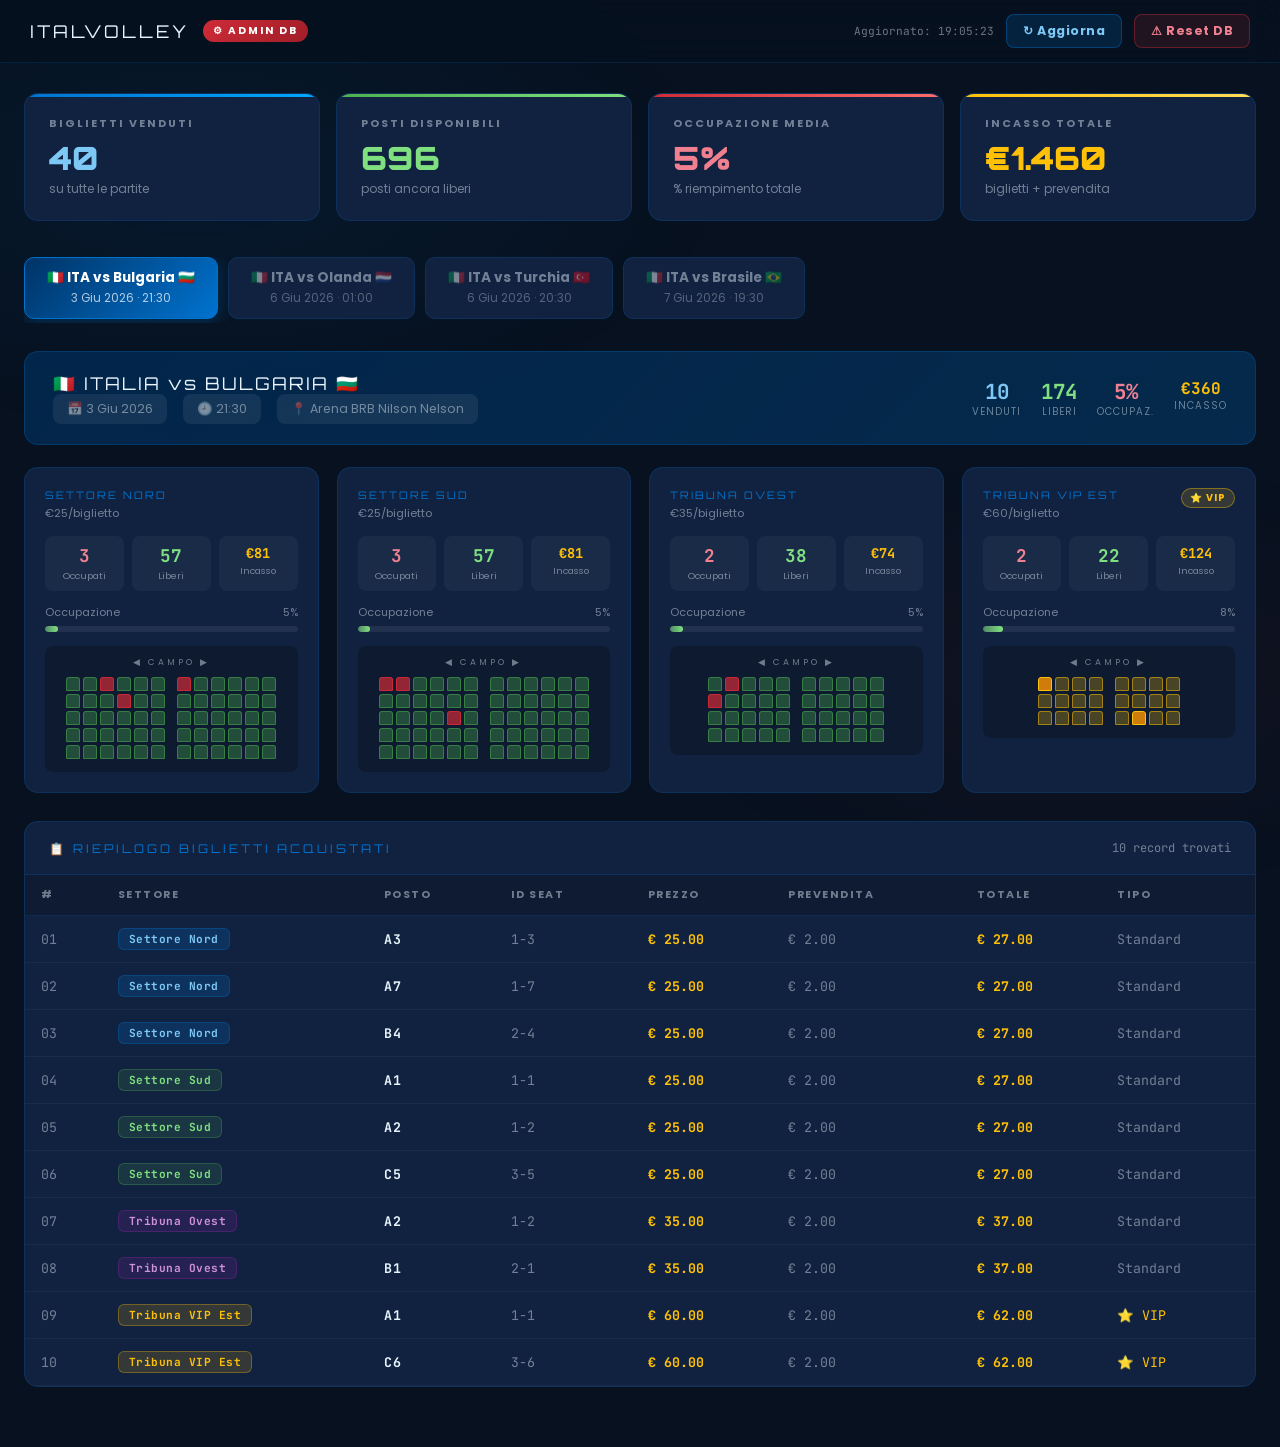
<file: pagine/admin-database.html>
<!DOCTYPE html>
<html lang="it">
<head>
    <meta charset="UTF-8">
    <meta name="viewport" content="width=device-width, initial-scale=1.0">
    <title>Admin · Database Biglietti | ItalVolley</title>
    <link href="https://fonts.googleapis.com/css2?family=Orbitron:wght@700;900&family=Poppins:wght@300;400;600;700&family=JetBrains+Mono:wght@400;700&display=swap" rel="stylesheet">
    <style>
        :root {
            --navy:    #001f4d;
            --blue:    #003366;
            --azure:   #0073CF;
            --red:     #ce2b37;
            --gold:    #ffc107;
            --bg:      #07111f;
            --surface: #0d1e33;
            --card:    #112240;
            --border:  rgba(0, 115, 207, 0.18);
            --text:    #e8f4fd;
            --muted:   rgba(232, 244, 253, 0.45);
            --success: #4caf50;
            --radius:  14px;
        }

        * { box-sizing: border-box; margin: 0; padding: 0; }

        body {
            font-family: 'Poppins', sans-serif;
            background: var(--bg);
            color: var(--text);
            min-height: 100vh;
            overflow-x: hidden;
        }

        /* ── SFONDO ANIMATO ── */
        body::before {
            content: '';
            position: fixed;
            inset: 0;
            background:
                radial-gradient(ellipse 60% 40% at 15% 20%, rgba(0,115,207,0.08) 0%, transparent 70%),
                radial-gradient(ellipse 50% 35% at 85% 75%, rgba(206,43,55,0.06) 0%, transparent 70%);
            pointer-events: none;
            z-index: 0;
        }

        /* ── HEADER ── */
        header {
            position: sticky;
            top: 0;
            z-index: 100;
            background: rgba(7,17,31,0.85);
            backdrop-filter: blur(16px);
            border-bottom: 1px solid var(--border);
            padding: 14px 30px;
            display: flex;
            align-items: center;
            justify-content: space-between;
        }

        .header-brand {
            display: flex;
            align-items: center;
            gap: 14px;
        }

        .header-brand .logo-text {
            font-family: 'Orbitron', sans-serif;
            font-size: 1.1rem;
            letter-spacing: 3px;
            color: var(--text);
        }

        .admin-badge {
            background: linear-gradient(135deg, var(--red), #a01e28);
            color: white;
            font-size: 0.65rem;
            font-weight: 700;
            letter-spacing: 2px;
            padding: 3px 10px;
            border-radius: 20px;
            text-transform: uppercase;
        }

        .header-actions {
            display: flex;
            align-items: center;
            gap: 12px;
        }

        .btn-refresh, .btn-reset {
            padding: 7px 16px;
            border-radius: 8px;
            font-family: 'Poppins', sans-serif;
            font-size: 0.78rem;
            font-weight: 700;
            cursor: pointer;
            transition: all 0.25s;
            letter-spacing: 0.5px;
        }

        .btn-refresh {
            background: rgba(0,115,207,0.18);
            border: 1px solid rgba(0,115,207,0.4);
            color: #7ec8f5;
        }
        .btn-refresh:hover { background: rgba(0,115,207,0.35); }

        .btn-reset {
            background: rgba(206,43,55,0.14);
            border: 1px solid rgba(206,43,55,0.4);
            color: #f08090;
        }
        .btn-reset:hover { background: rgba(206,43,55,0.28); }

        .last-update {
            font-size: 0.7rem;
            color: var(--muted);
            font-family: 'JetBrains Mono', monospace;
        }

        /* ── CONTENUTO PRINCIPALE ── */
        main {
            position: relative;
            z-index: 1;
            max-width: 1400px;
            margin: 0 auto;
            padding: 30px 24px 60px;
        }

        /* ── KPI CARDS ── */
        .kpi-grid {
            display: grid;
            grid-template-columns: repeat(auto-fit, minmax(200px, 1fr));
            gap: 16px;
            margin-bottom: 36px;
        }

        .kpi-card {
            background: var(--card);
            border: 1px solid var(--border);
            border-radius: var(--radius);
            padding: 22px 24px;
            position: relative;
            overflow: hidden;
            transition: transform 0.25s, box-shadow 0.25s;
        }
        .kpi-card:hover { transform: translateY(-3px); box-shadow: 0 10px 30px rgba(0,0,0,0.3); }

        .kpi-card::before {
            content: '';
            position: absolute;
            top: 0; left: 0; right: 0;
            height: 3px;
        }
        .kpi-card.blue::before  { background: linear-gradient(90deg, var(--azure), #00a8ff); }
        .kpi-card.red::before   { background: linear-gradient(90deg, var(--red), #ff6b6b); }
        .kpi-card.gold::before  { background: linear-gradient(90deg, var(--gold), #ffdd57); }
        .kpi-card.green::before { background: linear-gradient(90deg, var(--success), #80e080); }

        .kpi-label {
            font-size: 0.68rem;
            font-weight: 700;
            letter-spacing: 2px;
            text-transform: uppercase;
            color: var(--muted);
            margin-bottom: 10px;
        }

        .kpi-value {
            font-family: 'Orbitron', sans-serif;
            font-size: 2rem;
            font-weight: 900;
            line-height: 1;
        }

        .kpi-card.blue  .kpi-value { color: #7ec8f5; }
        .kpi-card.red   .kpi-value { color: #f08090; }
        .kpi-card.gold  .kpi-value { color: var(--gold); }
        .kpi-card.green .kpi-value { color: #80e080; }

        .kpi-sub {
            font-size: 0.75rem;
            color: var(--muted);
            margin-top: 6px;
        }

        /* ── TABS PARTITA ── */
        .tabs-wrapper {
            display: flex;
            gap: 10px;
            margin-bottom: 28px;
            overflow-x: auto;
            padding-bottom: 4px;
        }

        .tab-btn {
            flex-shrink: 0;
            padding: 10px 22px;
            border-radius: 10px;
            background: var(--card);
            border: 1px solid var(--border);
            color: var(--muted);
            font-family: 'Poppins', sans-serif;
            font-size: 0.85rem;
            font-weight: 700;
            cursor: pointer;
            transition: all 0.25s;
        }
        .tab-btn:hover { border-color: var(--azure); color: var(--text); }
        .tab-btn.active {
            background: linear-gradient(135deg, var(--blue), var(--azure));
            border-color: var(--azure);
            color: white;
            box-shadow: 0 4px 18px rgba(0,115,207,0.3);
        }

        /* ── PANEL PARTITA ── */
        .match-panel { display: none; animation: fadeIn 0.3s ease; }
        .match-panel.active { display: block; }

        @keyframes fadeIn { from { opacity:0; transform:translateY(8px); } to { opacity:1; transform:translateY(0); } }

        /* ── GRIGLIA SETTORI ── */
        .sectors-row {
            display: grid;
            grid-template-columns: repeat(auto-fit, minmax(280px, 1fr));
            gap: 18px;
            margin-bottom: 28px;
        }

        .sector-card {
            background: var(--card);
            border: 1px solid var(--border);
            border-radius: var(--radius);
            padding: 20px;
            transition: transform 0.2s;
        }
        .sector-card:hover { transform: translateY(-2px); }

        .sector-header {
            display: flex;
            justify-content: space-between;
            align-items: flex-start;
            margin-bottom: 14px;
        }

        .sector-name-badge {
            font-family: 'Orbitron', sans-serif;
            font-size: 0.65rem;
            letter-spacing: 2px;
            text-transform: uppercase;
            color: var(--azure);
        }

        .sector-vip-tag {
            background: rgba(255,193,7,0.15);
            border: 1px solid rgba(255,193,7,0.4);
            color: var(--gold);
            font-size: 0.6rem;
            font-weight: 700;
            letter-spacing: 1px;
            padding: 2px 8px;
            border-radius: 10px;
        }

        .sector-stats {
            display: grid;
            grid-template-columns: 1fr 1fr 1fr;
            gap: 8px;
            margin-bottom: 14px;
        }

        .stat-pill {
            background: rgba(255,255,255,0.04);
            border-radius: 8px;
            padding: 8px;
            text-align: center;
        }

        .stat-pill .val {
            font-family: 'JetBrains Mono', monospace;
            font-size: 1.1rem;
            font-weight: 700;
        }
        .stat-pill .lbl { font-size: 0.6rem; color: var(--muted); margin-top: 2px; }

        .stat-pill.occupied .val { color: #f08090; }
        .stat-pill.free .val     { color: #80e080; }
        .stat-pill.revenue .val  { color: var(--gold); font-size: 0.85rem; }

        /* Barra occupazione */
        .occ-bar-wrap { margin-bottom: 14px; }
        .occ-bar-label {
            display: flex;
            justify-content: space-between;
            font-size: 0.68rem;
            color: var(--muted);
            margin-bottom: 5px;
        }
        .occ-bar-track {
            height: 6px;
            background: rgba(255,255,255,0.07);
            border-radius: 10px;
            overflow: hidden;
        }
        .occ-bar-fill {
            height: 100%;
            border-radius: 10px;
            transition: width 0.6s cubic-bezier(.4,0,.2,1);
        }

        /* Mini mappa posti */
        .mini-seat-map {
            background: rgba(0,0,0,0.25);
            border-radius: 8px;
            padding: 10px 8px;
            overflow-x: auto;
        }

        .mini-map-label {
            text-align: center;
            font-size: 0.55rem;
            letter-spacing: 3px;
            color: var(--muted);
            text-transform: uppercase;
            margin-bottom: 8px;
        }

        .mini-seat-row {
            display: flex;
            gap: 3px;
            justify-content: center;
            margin-bottom: 3px;
        }

        .mini-seat {
            width: 14px;
            height: 14px;
            border-radius: 3px 3px 1px 1px;
            flex-shrink: 0;
        }
        .mini-seat.free     { background: rgba(76,175,80,0.35); border: 1px solid rgba(76,175,80,0.5); }
        .mini-seat.taken    { background: rgba(206,43,55,0.7);  border: 1px solid rgba(206,43,55,0.9); }
        .mini-seat.vip-free { background: rgba(255,193,7,0.25); border: 1px solid rgba(255,193,7,0.5); }
        .mini-seat.vip-taken{ background: rgba(255,150,0,0.8);  border: 1px solid #ffc107; }
        .mini-seat-gap { width: 6px; }

        /* ── TABELLA BIGLIETTI ── */
        .table-section {
            background: var(--card);
            border: 1px solid var(--border);
            border-radius: var(--radius);
            overflow: hidden;
        }

        .table-header {
            padding: 18px 24px;
            border-bottom: 1px solid var(--border);
            display: flex;
            align-items: center;
            justify-content: space-between;
            flex-wrap: wrap;
            gap: 12px;
        }

        .table-title {
            font-family: 'Orbitron', sans-serif;
            font-size: 0.75rem;
            letter-spacing: 3px;
            text-transform: uppercase;
            color: var(--azure);
        }

        .table-counter {
            font-size: 0.75rem;
            color: var(--muted);
            font-family: 'JetBrains Mono', monospace;
        }

        .tickets-table {
            width: 100%;
            border-collapse: collapse;
        }

        .tickets-table thead th {
            padding: 12px 16px;
            text-align: left;
            font-size: 0.68rem;
            font-weight: 700;
            letter-spacing: 1.5px;
            text-transform: uppercase;
            color: var(--muted);
            background: rgba(0,0,0,0.2);
            border-bottom: 1px solid var(--border);
        }

        .tickets-table tbody tr {
            border-bottom: 1px solid rgba(255,255,255,0.04);
            transition: background 0.15s;
        }
        .tickets-table tbody tr:hover { background: rgba(0,115,207,0.07); }

        .tickets-table tbody td {
            padding: 12px 16px;
            font-size: 0.83rem;
            font-family: 'JetBrains Mono', monospace;
        }

        .badge-sector {
            display: inline-block;
            padding: 3px 10px;
            border-radius: 6px;
            font-size: 0.7rem;
            font-weight: 700;
            letter-spacing: 0.5px;
        }
        .badge-nord  { background:rgba(0,115,207,0.2); color:#7ec8f5; border:1px solid rgba(0,115,207,0.3); }
        .badge-sud   { background:rgba(76,175,80,0.15); color:#80e080; border:1px solid rgba(76,175,80,0.3); }
        .badge-ovest { background:rgba(156,39,176,0.15); color:#ce93d8; border:1px solid rgba(156,39,176,0.3); }
        .badge-est   { background:rgba(255,193,7,0.15); color:var(--gold); border:1px solid rgba(255,193,7,0.3); }

        .seat-code {
            font-weight: 700;
            color: var(--text);
            letter-spacing: 1px;
        }

        .price-cell { color: var(--gold); font-weight: 700; }

        .empty-state {
            text-align: center;
            padding: 50px 20px;
            color: var(--muted);
        }
        .empty-state .icon { font-size: 2.5rem; margin-bottom: 12px; }
        .empty-state p { font-size: 0.9rem; }

        /* ── MATCH OVERVIEW HEADER ── */
        .match-overview {
            background: linear-gradient(135deg, rgba(0,51,102,0.6), rgba(0,115,207,0.25));
            border: 1px solid rgba(0,115,207,0.25);
            border-radius: var(--radius);
            padding: 20px 28px;
            margin-bottom: 22px;
            display: flex;
            align-items: center;
            justify-content: space-between;
            flex-wrap: wrap;
            gap: 16px;
        }

        .match-overview-teams {
            font-family: 'Orbitron', sans-serif;
            font-size: 1.1rem;
            letter-spacing: 2px;
        }

        .match-overview-meta {
            display: flex;
            gap: 16px;
            flex-wrap: wrap;
        }

        .meta-chip {
            background: rgba(255,255,255,0.07);
            border-radius: 8px;
            padding: 6px 14px;
            font-size: 0.78rem;
            color: var(--muted);
        }

        .match-overview-totals {
            display: flex;
            gap: 20px;
        }

        .ov-stat { text-align: center; }
        .ov-stat .ov-val {
            font-family: 'JetBrains Mono', monospace;
            font-size: 1.3rem;
            font-weight: 700;
        }
        .ov-stat .ov-lbl { font-size: 0.62rem; color: var(--muted); letter-spacing: 1px; text-transform: uppercase; }

        /* ── RESPONSIVE ── */
        @media (max-width: 700px) {
            header { padding: 12px 16px; flex-wrap: wrap; gap: 10px; }
            main { padding: 20px 14px 50px; }
            .tickets-table thead th:nth-child(n+4) { display: none; }
            .tickets-table tbody td:nth-child(n+4) { display: none; }
        }

        /* ── SCROLLBAR ── */
        ::-webkit-scrollbar { width: 6px; height: 6px; }
        ::-webkit-scrollbar-track { background: transparent; }
        ::-webkit-scrollbar-thumb { background: rgba(0,115,207,0.35); border-radius: 10px; }
    </style>
</head>
<body>

<header>
    <div class="header-brand">
        <div class="logo-text">ITALVOLLEY</div>
        <div class="admin-badge">⚙ Admin DB</div>
    </div>
    <div class="header-actions">
        <span class="last-update" id="last-update">—</span>
        <button class="btn-refresh" onclick="loadData()">↻ Aggiorna</button>
        <button class="btn-reset" onclick="resetDatabase()">⚠ Reset DB</button>
    </div>
</header>

<main>

    <!-- KPI GLOBALI -->
    <div class="kpi-grid" id="kpi-grid">
        <div class="kpi-card blue">
            <div class="kpi-label">Biglietti Venduti</div>
            <div class="kpi-value" id="kpi-sold">—</div>
            <div class="kpi-sub">su tutte le partite</div>
        </div>
        <div class="kpi-card green">
            <div class="kpi-label">Posti Disponibili</div>
            <div class="kpi-value" id="kpi-available">—</div>
            <div class="kpi-sub">posti ancora liberi</div>
        </div>
        <div class="kpi-card red">
            <div class="kpi-label">Occupazione Media</div>
            <div class="kpi-value" id="kpi-occ">—</div>
            <div class="kpi-sub">% riempimento totale</div>
        </div>
        <div class="kpi-card gold">
            <div class="kpi-label">Incasso Totale</div>
            <div class="kpi-value" id="kpi-revenue">—</div>
            <div class="kpi-sub">biglietti + prevendita</div>
        </div>
    </div>

    <!-- TABS PARTITE -->
    <div class="tabs-wrapper" id="tabs-wrapper"></div>

    <!-- PANELS PARTITE -->
    <div id="panels-container"></div>

</main>

<script>
// ─────────────────────────────────────────
//  DATI DI RIFERIMENTO (sincronizzati con biglietti.html)
// ─────────────────────────────────────────
const STORAGE_KEY = 'italvolley_tickets_db';

const matchesDB = {
    m1: { team: "Bulgaria",  flag: "🇧🇬", date: "3 Giu 2026", time: "21:30", venue: "Arena BRB Nilson Nelson" },
    m2: { team: "Olanda",    flag: "🇳🇱", date: "6 Giu 2026", time: "01:00", venue: "TBD" },
    m3: { team: "Turchia",   flag: "🇹🇷", date: "6 Giu 2026", time: "20:30", venue: "TBD" },
    m4: { team: "Brasile",   flag: "🇧🇷", date: "7 Giu 2026", time: "19:30", venue: "TBD" }
};

const baseSectors = {
    nord:  { label: 'Settore Nord',      price: 25, rows: 5, cols: 12, isVip: false },
    sud:   { label: 'Settore Sud',       price: 25, rows: 5, cols: 12, isVip: false },
    ovest: { label: 'Tribuna Ovest',     price: 35, rows: 4, cols: 10, isVip: false },
    est:   { label: 'Tribuna VIP Est',   price: 60, rows: 3, cols:  8, isVip: true  }
};

const initialBookings = {
    m1: { nord: ["1-3","1-7","2-4"],              sud: ["1-1","1-2","3-5"],    ovest: ["1-2","2-1"],       est: ["1-1","3-6"]       },
    m2: { nord: ["4-8","4-9","5-2"],              sud: ["2-10","2-11"],        ovest: ["3-4","3-5"],       est: ["2-4"]             },
    m3: { nord: ["2-5","2-6","3-1"],              sud: ["4-3","5-7"],          ovest: ["4-7","4-8"],       est: ["3-7","3-8"]       },
    m4: { nord: ["1-1","1-2","1-3","1-4"],        sud: ["5-8","5-9"],          ovest: ["1-5","1-6","4-9","4-10"], est: ["1-1","1-2","2-4"] }
};

let dbState = {};

// ─────────────────────────────────────────
//  UTILS
// ─────────────────────────────────────────
function seatIdToLabel(id) {
    const [r, c] = id.split('-').map(Number);
    return String.fromCharCode(64 + r) + c;
}

function occColor(pct) {
    if (pct >= 80) return '#f08090';
    if (pct >= 50) return var_gold();
    return '#80e080';
}
function var_gold() { return '#ffc107'; }

function formatEuro(n) {
    return '€' + n.toLocaleString('it-IT', { minimumFractionDigits: 0 });
}

// ─────────────────────────────────────────
//  CARICA DATI
// ─────────────────────────────────────────
function loadData() {
    const stored = localStorage.getItem(STORAGE_KEY);
    dbState = stored ? JSON.parse(stored) : JSON.parse(JSON.stringify(initialBookings));

    const now = new Date();
    document.getElementById('last-update').textContent =
        'Aggiornato: ' + now.toLocaleTimeString('it-IT');

    renderKpis();
    renderTabs();
    renderAllPanels();
}

function resetDatabase() {
    if (!confirm('⚠️ Sei sicuro? Tutti i biglietti verranno cancellati definitivamente.')) return;
    const empty = {};
    for (const matchId of Object.keys(matchesDB)) {
        empty[matchId] = {};
        for (const secKey of Object.keys(baseSectors)) {
            empty[matchId][secKey] = [];
        }
    }
    dbState = empty;
    localStorage.setItem(STORAGE_KEY, JSON.stringify(dbState));
    loadData();
    alert('✅ Database azzerato. Nessun posto occupato.');
}

// ─────────────────────────────────────────
//  KPI GLOBALI
// ─────────────────────────────────────────
function renderKpis() {
    let totalSold = 0, totalSeats = 0, totalRevenue = 0;

    for (const [matchId, sectors] of Object.entries(dbState)) {
        for (const [secKey, secData] of Object.entries(baseSectors)) {
            const taken = (sectors[secKey] || []).length;
            const total = secData.rows * secData.cols;
            totalSold    += taken;
            totalSeats   += total;
            totalRevenue += taken * (secData.price + 2);
        }
    }

    const available = totalSeats - totalSold;
    const occ = totalSeats > 0 ? Math.round(totalSold / totalSeats * 100) : 0;

    document.getElementById('kpi-sold').textContent      = totalSold;
    document.getElementById('kpi-available').textContent = available;
    document.getElementById('kpi-occ').textContent       = occ + '%';
    document.getElementById('kpi-revenue').textContent   = formatEuro(totalRevenue);
}

// ─────────────────────────────────────────
//  TABS
// ─────────────────────────────────────────
function renderTabs() {
    const wrapper = document.getElementById('tabs-wrapper');
    wrapper.innerHTML = '';

    Object.entries(matchesDB).forEach(([id, match], i) => {
        const btn = document.createElement('button');
        btn.className = 'tab-btn' + (i === 0 ? ' active' : '');
        btn.dataset.match = id;
        btn.innerHTML = `🇮🇹 ITA vs ${match.team} ${match.flag}<br><small style="font-weight:400;font-size:0.72rem;opacity:0.7">${match.date} · ${match.time}</small>`;
        btn.onclick = () => switchTab(id);
        wrapper.appendChild(btn);
    });
}

function switchTab(matchId) {
    document.querySelectorAll('.tab-btn').forEach(b => b.classList.remove('active'));
    document.querySelector(`.tab-btn[data-match="${matchId}"]`)?.classList.add('active');
    document.querySelectorAll('.match-panel').forEach(p => p.classList.remove('active'));
    document.getElementById('panel-' + matchId)?.classList.add('active');
}

// ─────────────────────────────────────────
//  PANELS
// ─────────────────────────────────────────
function renderAllPanels() {
    const container = document.getElementById('panels-container');
    container.innerHTML = '';

    Object.entries(matchesDB).forEach(([matchId, match], i) => {
        const panel = document.createElement('div');
        panel.className = 'match-panel' + (i === 0 ? ' active' : '');
        panel.id = 'panel-' + matchId;

        const sectors = dbState[matchId] || {};
        let matchSold = 0, matchTotal = 0, matchRevenue = 0;

        for (const [sk, sd] of Object.entries(baseSectors)) {
            const taken = (sectors[sk] || []).length;
            matchSold    += taken;
            matchTotal   += sd.rows * sd.cols;
            matchRevenue += taken * (sd.price + 2);
        }
        const matchOcc = matchTotal > 0 ? Math.round(matchSold / matchTotal * 100) : 0;

        // ── Overview ──
        panel.innerHTML = `
            <div class="match-overview">
                <div>
                    <div class="match-overview-teams">🇮🇹 ITALIA vs ${match.team.toUpperCase()} ${match.flag}</div>
                    <div class="match-overview-meta">
                        <div class="meta-chip">📅 ${match.date}</div>
                        <div class="meta-chip">🕘 ${match.time}</div>
                        <div class="meta-chip">📍 ${match.venue}</div>
                    </div>
                </div>
                <div class="match-overview-totals">
                    <div class="ov-stat"><div class="ov-val" style="color:#7ec8f5">${matchSold}</div><div class="ov-lbl">Venduti</div></div>
                    <div class="ov-stat"><div class="ov-val" style="color:#80e080">${matchTotal - matchSold}</div><div class="ov-lbl">Liberi</div></div>
                    <div class="ov-stat"><div class="ov-val" style="color:#f08090">${matchOcc}%</div><div class="ov-lbl">Occupaz.</div></div>
                    <div class="ov-stat"><div class="ov-val" style="color:#ffc107;font-size:1rem">${formatEuro(matchRevenue)}</div><div class="ov-lbl">Incasso</div></div>
                </div>
            </div>
        `;

        // ── Settori ──
        const sectorsRow = document.createElement('div');
        sectorsRow.className = 'sectors-row';

        for (const [secKey, secData] of Object.entries(baseSectors)) {
            const takenList = sectors[secKey] || [];
            const total = secData.rows * secData.cols;
            const taken = takenList.length;
            const free  = total - taken;
            const occ   = total > 0 ? Math.round(taken / total * 100) : 0;
            const revenue = taken * (secData.price + 2);

            const fillColor = occ >= 80 ? '#f08090' : occ >= 50 ? '#ffc107' : '#80e080';

            // Badge colore settore
            const badgeClass = { nord:'badge-nord', sud:'badge-sud', ovest:'badge-ovest', est:'badge-est' }[secKey];

            const card = document.createElement('div');
            card.className = 'sector-card';
            card.innerHTML = `
                <div class="sector-header">
                    <div>
                        <div class="sector-name-badge">${secData.label}</div>
                        <div style="font-size:0.7rem;color:var(--muted);margin-top:3px">€${secData.price}/biglietto</div>
                    </div>
                    ${secData.isVip ? '<div class="sector-vip-tag">⭐ VIP</div>' : ''}
                </div>
                <div class="sector-stats">
                    <div class="stat-pill occupied"><div class="val">${taken}</div><div class="lbl">Occupati</div></div>
                    <div class="stat-pill free"><div class="val">${free}</div><div class="lbl">Liberi</div></div>
                    <div class="stat-pill revenue"><div class="val">${formatEuro(revenue)}</div><div class="lbl">Incasso</div></div>
                </div>
                <div class="occ-bar-wrap">
                    <div class="occ-bar-label"><span>Occupazione</span><span>${occ}%</span></div>
                    <div class="occ-bar-track">
                        <div class="occ-bar-fill" style="width:${occ}%;background:linear-gradient(90deg,${fillColor}80,${fillColor})"></div>
                    </div>
                </div>
                <div class="mini-seat-map">${buildMiniMap(secKey, secData, takenList)}</div>
            `;
            sectorsRow.appendChild(card);
        }

        panel.appendChild(sectorsRow);

        // ── Tabella biglietti ──
        const allTickets = [];
        for (const [secKey, secData] of Object.entries(baseSectors)) {
            const takenList = sectors[secKey] || [];
            takenList.forEach(seatId => {
                allTickets.push({
                    sector: secKey,
                    sectorLabel: secData.label,
                    seatId,
                    seatLabel: seatIdToLabel(seatId),
                    price: secData.price,
                    total: secData.price + 2,
                    isVip: secData.isVip
                });
            });
        }

        const badgeClass = { nord:'badge-nord', sud:'badge-sud', ovest:'badge-ovest', est:'badge-est' };

        const tableSection = document.createElement('div');
        tableSection.className = 'table-section';
        tableSection.innerHTML = `
            <div class="table-header">
                <div class="table-title">📋 Riepilogo Biglietti Acquistati</div>
                <div class="table-counter">${allTickets.length} record trovati</div>
            </div>
            ${allTickets.length === 0
                ? `<div class="empty-state"><div class="icon">🎫</div><p>Nessun biglietto acquistato per questa partita.</p></div>`
                : `<div style="overflow-x:auto">
                    <table class="tickets-table">
                        <thead>
                            <tr>
                                <th>#</th>
                                <th>Settore</th>
                                <th>Posto</th>
                                <th>ID Seat</th>
                                <th>Prezzo</th>
                                <th>Prevendita</th>
                                <th>Totale</th>
                                <th>Tipo</th>
                            </tr>
                        </thead>
                        <tbody>
                            ${allTickets.map((t, i) => `
                                <tr>
                                    <td style="color:var(--muted)">${String(i+1).padStart(2,'0')}</td>
                                    <td><span class="badge-sector ${badgeClass[t.sector]}">${t.sectorLabel}</span></td>
                                    <td><span class="seat-code">${t.seatLabel}</span></td>
                                    <td style="color:var(--muted)">${t.seatId}</td>
                                    <td class="price-cell">€ ${t.price.toFixed(2)}</td>
                                    <td style="color:var(--muted)">€ 2.00</td>
                                    <td class="price-cell">€ ${t.total.toFixed(2)}</td>
                                    <td>${t.isVip ? '<span style="color:#ffc107">⭐ VIP</span>' : '<span style="color:var(--muted)">Standard</span>'}</td>
                                </tr>
                            `).join('')}
                        </tbody>
                    </table>
                   </div>`
            }
        `;

        panel.appendChild(tableSection);
        container.appendChild(panel);
    });
}

// ─────────────────────────────────────────
//  MINI MAPPA POSTI
// ─────────────────────────────────────────
function buildMiniMap(secKey, secData, takenList) {
    let html = `<div class="mini-map-label">◀ Campo ▶</div>`;
    const mid = Math.floor(secData.cols / 2);

    for (let r = 1; r <= secData.rows; r++) {
        html += `<div class="mini-seat-row">`;
        for (let c = 1; c <= secData.cols; c++) {
            if (c === mid + 1) html += `<div class="mini-seat-gap"></div>`;
            const id = `${r}-${c}`;
            const isTaken = takenList.includes(id);
            const cls = isTaken
                ? (secData.isVip ? 'vip-taken' : 'taken')
                : (secData.isVip ? 'vip-free'  : 'free');
            html += `<div class="mini-seat ${cls}" title="Posto ${seatIdToLabel(id)}${isTaken ? ' — Occupato' : ' — Libero'}"></div>`;
        }
        html += `</div>`;
    }
    return html;
}

// ─────────────────────────────────────────
//  INIT
// ─────────────────────────────────────────
window.addEventListener('load', loadData);

// Auto-refresh ogni 10 secondi (utile se biglietti.html è aperto su un'altra tab)
setInterval(loadData, 10000);
</script>

</body>
</html>
</file>
